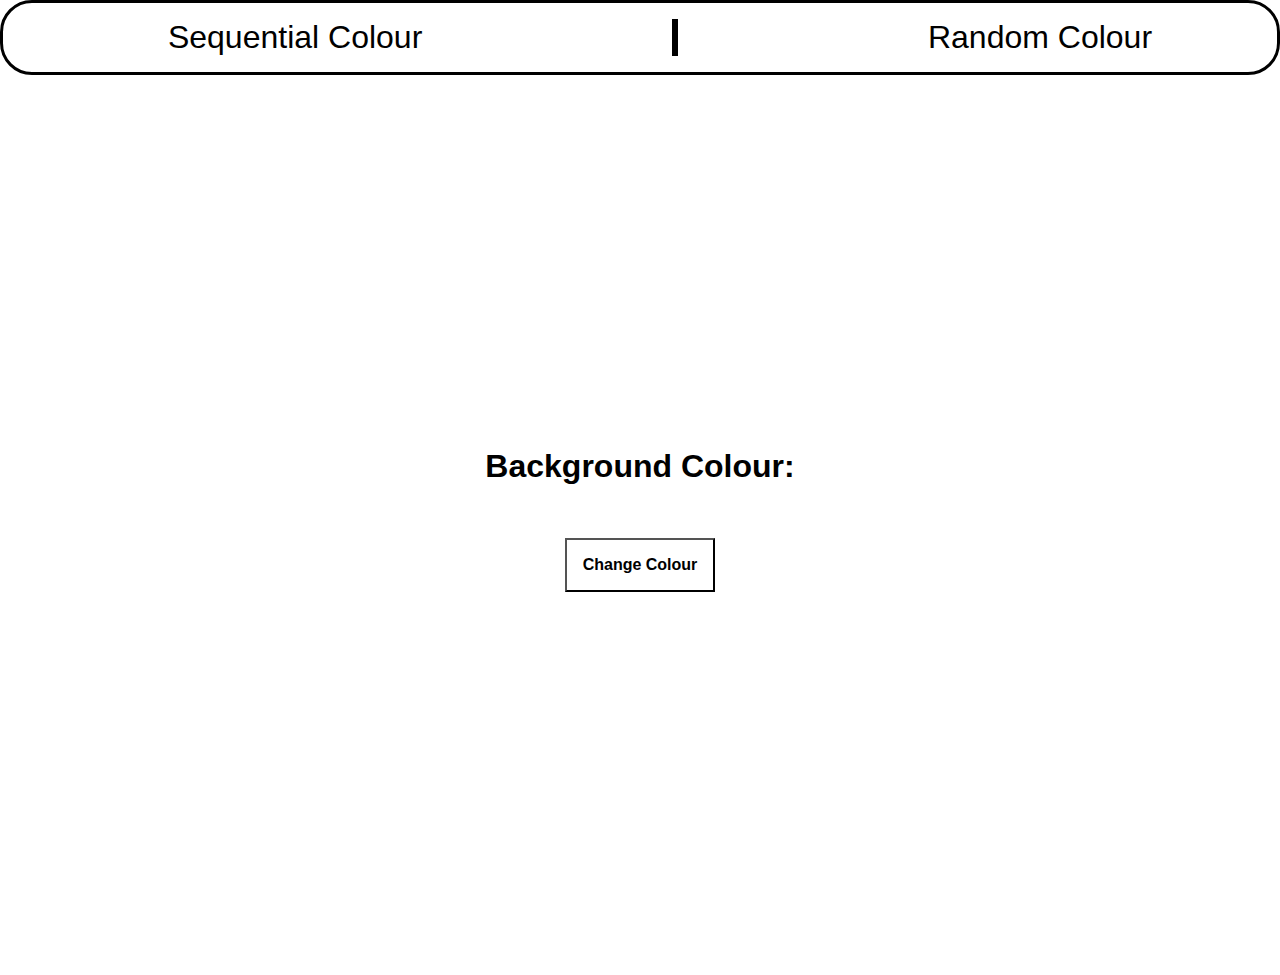
<file: Colour-Flipper/index.html>
<!DOCTYPE html>
        <html lang="en">
        <head>
            <meta charset="UTF-8">
            <meta name="viewport" content="width=device-width, initial-scale=1.0">
            <title>Colour Flipper</title>
            <link rel="stylesheet" href="style.css">
        </head>
        <body>
            
            <header>
                <nav>
                    <ul>
                        <li ><a href= "index.html">Sequential Colour</a></li>
                        <div class="separator"></div>
                        <li ><a href= "random.html">Random Colour</a></li>
                    </ul>
                </nav>

            </header>
            <main>
                <div class="contents">
                    <h1>Background Colour: <span class="colourName"></span></h1>
                    <button id="cta-changeColour">Change Colour</button>
                </div>
            </main>
            <script src="simple.js"></script>
        </body>
        </html>
</file>
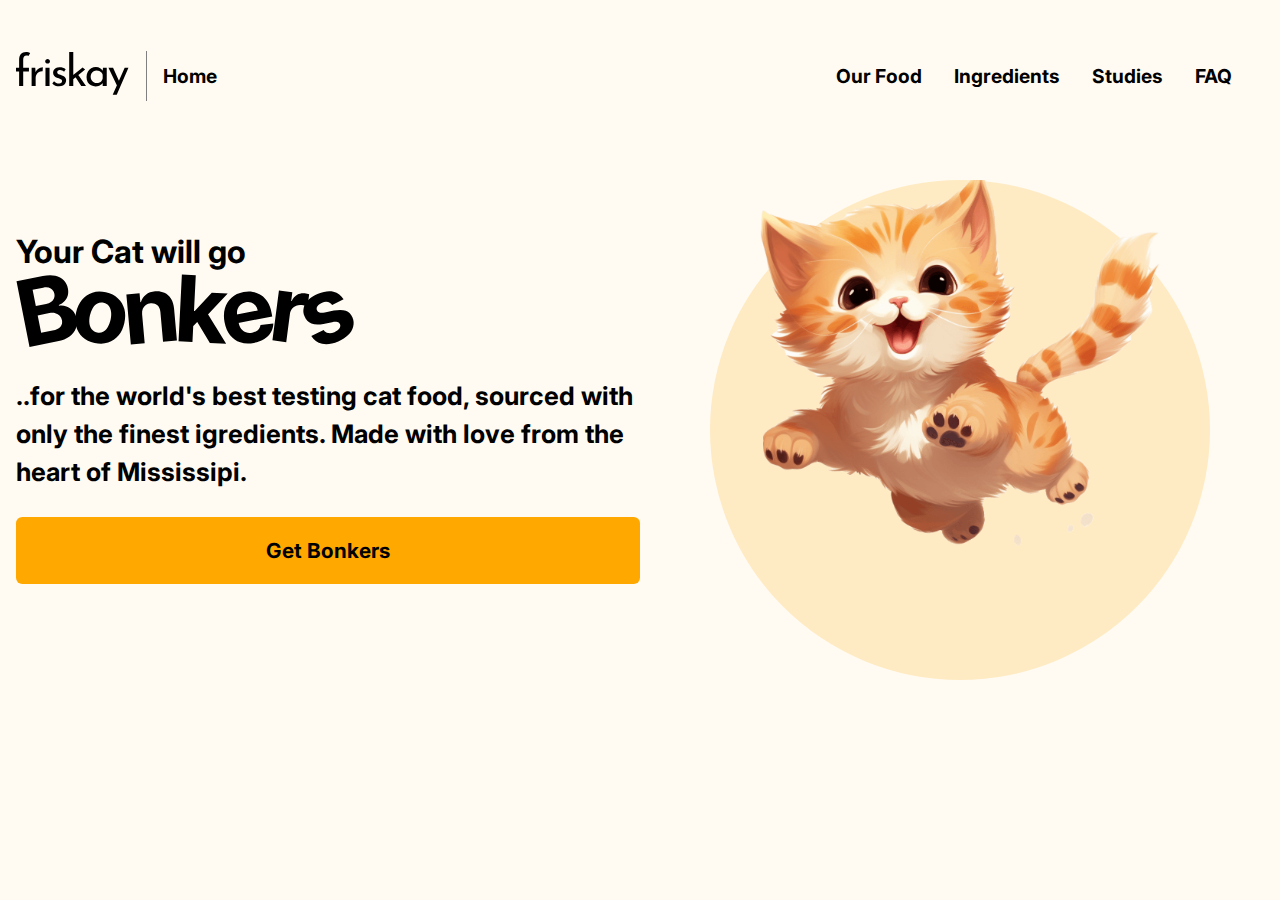
<file: Cool_LandingSite/index.html>
<!DOCTYPE html>
<html lang="en">

    <head>
        <meta charset="UTF-8">
        <meta name="viewport" content="width=device-width, initial-scale=1.0">
        <title>Kitty Food</title>
        <link rel="preconnect" href="https://fonts.googleapis.com">
        <link rel="preconnect" href="https://fonts.gstatic.com" crossorigin>
        <link href="https://fonts.googleapis.com/css2?family=Inter:wght@100..900&display=swap" rel="stylesheet">
        <link rel="stylesheet" href="style.css">

    </head>

    <body>
        <div class="wrap">
            <header>
                <div class="header-left">
                    <a href="index.html">
                        <img src="assets/logo.svg" alt="Frisky-Page-Logo">
                    </a>

                    <div class="divider hide-mobile"></div>
                    <a href="#" class="home hide-mobile">Home</a>
                </div>

                <nav>
                    <a href="#" class="menu-open hide-desktop">
                        <img src="assets/menu.svg" alt="Hamburger-Menu">
                    </a>
                    <ul>
                        <li class="hide-desktop">
                            <a href="#" class="menu-close">
                                <img src="assets/close.svg" alt="close-menue">
                            </a>
                        </li>
                        <li><a href="#">Our Food</a></li>
                        <li><a href="#">Ingredients</a></li>
                        <li><a href="#">Studies</a></li>
                        <li><a href="#">FAQ</a></li>


                    </ul>
                </nav>
            </header>

            <main>
                <h1>Your Cat will go <img src="assets/bonkers.svg" alt="Text that says bonkers"</h1>
                <p class="subhead">
                    ..for the world's best testing cat food, sourced with only the finest igredients. 
                    Made with love from the heart of Mississipi.
                </p>
               <a href="#" class="primary-cta" >Get Bonkers</a>
            </main>

            <div class="cat-container">
                <div class="cat">
                    <img src="assets/cat.png" alt="cat illustration">
                    <div class="inner-circle"></div>
                    <div class="outer-circle"></div>
                </div>
            </div>
        </div>

        <script src="menubar.js"></script>
    </body>

</html>
</file>
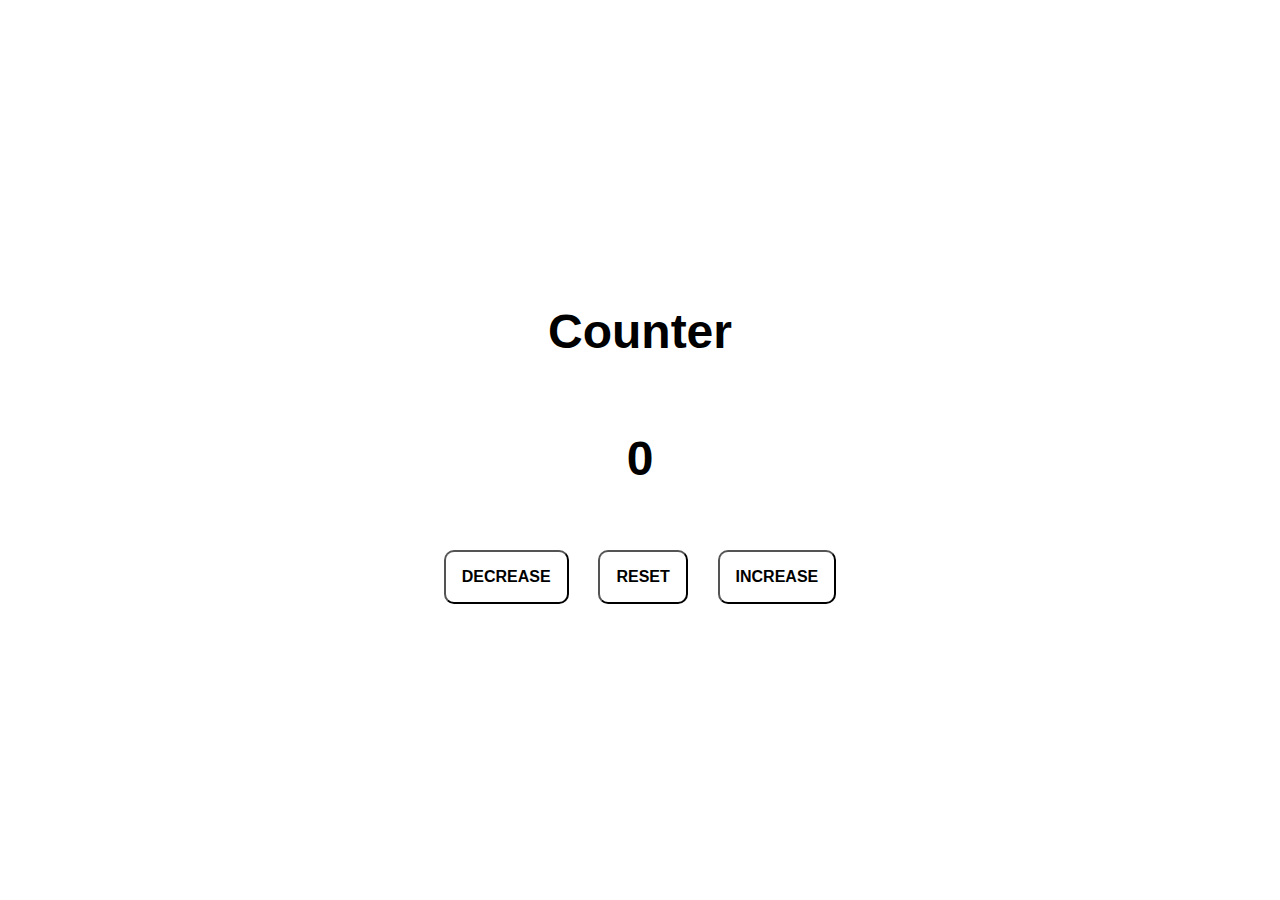
<file: Counter/index.html>
<!DOCTYPE html>
<html lang="en">
<head>
    <meta charset="UTF-8">
    <meta name="viewport" content="width=device-width, initial-scale=1.0">
    <title>Document</title>
    <link rel="stylesheet" href="style.css">
</head>
<body>
    <main>
        <div class="container">
            <h1>Counter</h1>
            <h2 id="number">0</h2>
            <div class="buttonDiv">
                <button id="decrease " class="decrease btn">DECREASE</button>
                <button id="reset " class="reset btn">RESET</button>
                <button id="increase " class="increase btn">INCREASE</button>
            </div>
        </div>

    </main>

    <script src="app.js"></script>
</body>
</html>
</file>
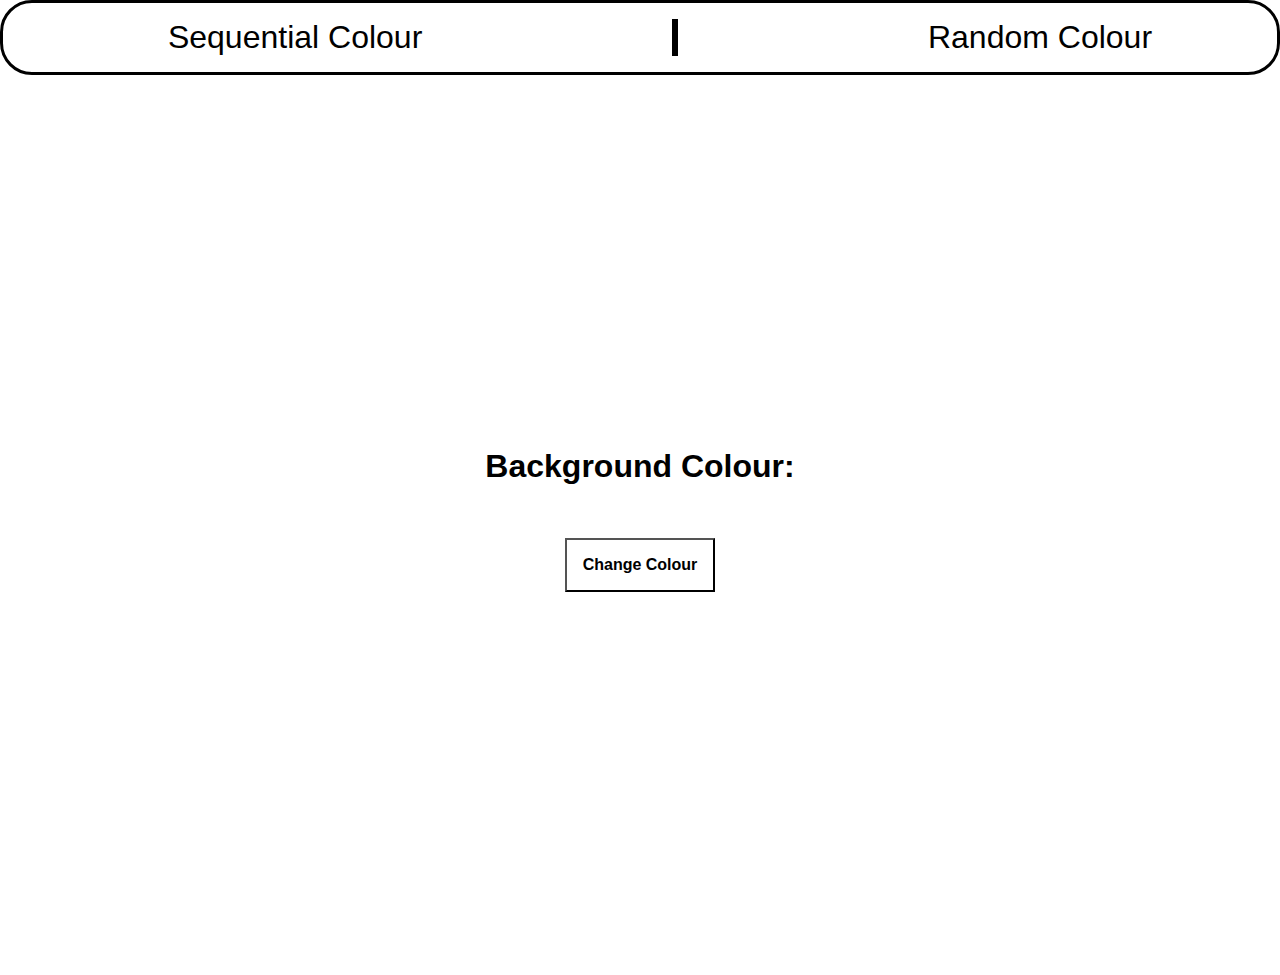
<file: Colour-Flipper/random.html>
<!DOCTYPE html>
<html lang="en">
<head>
    <meta charset="UTF-8">
    <meta name="viewport" content="width=device-width, initial-scale=1.0">
    <title>Colour Flipper</title>
    <link rel="stylesheet" href="style.css">
</head>
<body>
    
    <header>
        <nav>
            <ul>
                <li ><a href= "index.html">Sequential Colour</a></li>
                <div class="separator"></div>
                <li ><a href= "random.html">Random Colour</a></li>
            </ul>
        </nav>

    </header>
    <main>
        <div class="contents">
            <h1>Background Colour: <span class="colourName"></span></h1>
            <button id="cta-changeColour">Change Colour</button>
        </div>
    </main>
    <script src="random.js"></script>
</body>
</html>
</file>
<file: Colour-Flipper/style.css>
body{
    margin: 0;
    
    font-family:'Franklin Gothic Medium', 'Arial Narrow', Arial, sans-serif;
}
header{
    border:solid;
    border-radius: 2em;
    
}

ul{
    display: flex;
    justify-content: space-around;
    list-style: none;
    .separator{
        border: solid;  
    }
    a{
        text-decoration: none;
        list-style-type: none;
        font-size: 2rem;
        color:black;

        &:hover{
            color: rgb(153, 221, 153);
        }
        &:current{
            color: red;
        }
    }

}


main{
    display: grid;
    place-items: center;
    height: 100vh;
   
}

.contents{
    display: grid;
    place-items: center;
    
}

button{
    padding: 1em;
    margin: 2em;
    font-size: 1rem;
    font-weight: bold;
    background-color: white;

    &:hover{
        background-color:  rgb(153, 221, 153);
    }
    &:active{
        background-color: white;
    }
}
</file>
<file: Cool_LandingSite/style.css>
body{
    background-color: #FFFbf3;
    margin:0;
    font-family: 'Inter';
}

.hide-mobile{
    display: none;
}


.wrap{
    margin:2em;
}

header{
    display: flex;
    justify-content:space-between;
    
}

nav ul{
    background-color: white;
    position: fixed;
    z-index: 999;
    top:0;
    right: 0;
    height: 100 vh;
    margin: 0;
    list-style: none;
    width: 40%;
    text-align: right;
    padding: 2em;
    border-radius: 10%;
    border-color: orange;
    border-style:solid;

    /*transform: translateX(100%);
    transition: transform 0.5s ease-in-out;*/

    display:none;

    li{
        margin: 1em 0;

        &:nth-of-type(1){
            margin-bottom: 2em;
            
        }

        a{
            color:black;
            text-decoration: none;
            font-size: 1.2rem;
            font-weight: bold;

            &:hover{
                color:orange;
            }
        }
    }
} 

.open{
    /**transform: translateX(0%);*/
    display: block;
}

h1,p{
    text-align: center;

}
h1{
    margin-top:3em;

    img{
        display: block;
        margin: 0 auto;
    }
}
p{
    font-size: 1.6rem;
    line-height: 1.5;
}

.primary-cta{
    background:#FFA800;
    padding: 1em;
    box-sizing: border-box;
    display: block;
    text-align: center;
    text-decoration: none;
    font-size: 1.3rem;
    color: black;
    font-weight: bold;
    border-radius: .3em;
}

.cat{
    position: relative;
    height: 500px;
    width: 100%;
    margin-top: 3em;

    img{
        width: 70%;
        position: absolute;
        left:50%;
        transform: translateX(-50%);

    }
    .inner-circle,.outer-cirlce{
        position: absolute;
        border-radius: 50%;
        left:50%;
        top:50%;
        transform: translate(-50%,-50%);
    }

    .inner-circle{
        background:#FFEBC3;
        width: 300px;
        height: 300px;
        z-index: -1;
    }

    .outer-cirlce{
        background:white;
        width: 500px;
        height: 500px;
        z-index: -2;
    }
}

@media(min-width:750px)/*will only work if width is 750 px*/
{
    .wrap{
        margin: 1em;
        
    }
    .hide-desktop{
        display: none;
    }
    .hide-mobile{
        display: block;
    }

    .header-left{
        display: flex;
        justify-content: space-between;
        align-items: center;
        gap:1em;

        .divider{
            height: 50px;
            width: 1px;
            border-right:1px solid gray;

        }

        a{
            text-decoration: none;
            color: black;
            font-size: 1.2rem;
            font-weight: bold;
        }
    }

    nav ul{
        position: unset;
        background:none;
        display: flex;
        gap:2em;
        height: auto;
        width: auto;
        border:none;
        
        li a
        {
            font-size: 1.2rem;
        }
    }
}

@media (min-width: 950px)
{
    h1,p{
        text-align: left;

    }

    h1 img{
        margin: 0;

    }

    main{
        width: 50%;
    }
    .cat{
        margin-top:0;

        .inner-circle{
            width:500px;
            height: 500px;
            
        }

        .outer-cirlce
        {
            width: 1000px;
            height: 1000px;
        }
    }
    .cat-container{
        position: absolute;
        z-index: -1;
        width:50%;
        top:20%;
        right: 0;
    }


}

@media(min-width: 1200px)
{
    .cat{
        position: relative;

        img{
            max-width: 400px;
            left: 50%;
        }
    }
}
</file>
<file: Counter/style.css>
body{
    margin: 0;
    font-family: 'Franklin Gothic Medium', 'Arial Narrow', Arial, sans-serif;
}

main{
    display: grid;
    place-items: center;
    height: 100vh;
    
}

.container{
    display: grid;
    text-align: center;
    width: 500px;
}

.buttonDiv{
    display: flex;
    justify-content:space-evenly;
    margin: 1.5em;
}

h1,h2{
    font-size: 3rem;
    font-weight: bold;

}

button{
    background-color: white;
    padding: 1em;
    border-radius: 10px;
    font-size: 1rem;
    font-weight: bold;
    transition: color 0.5s, background 0.5s ;
    cursor: pointer;
    
    &:hover{
        background: black;
        color: white;
    }
    &:active{
        opacity: 0.5;
    }
}
</file>
